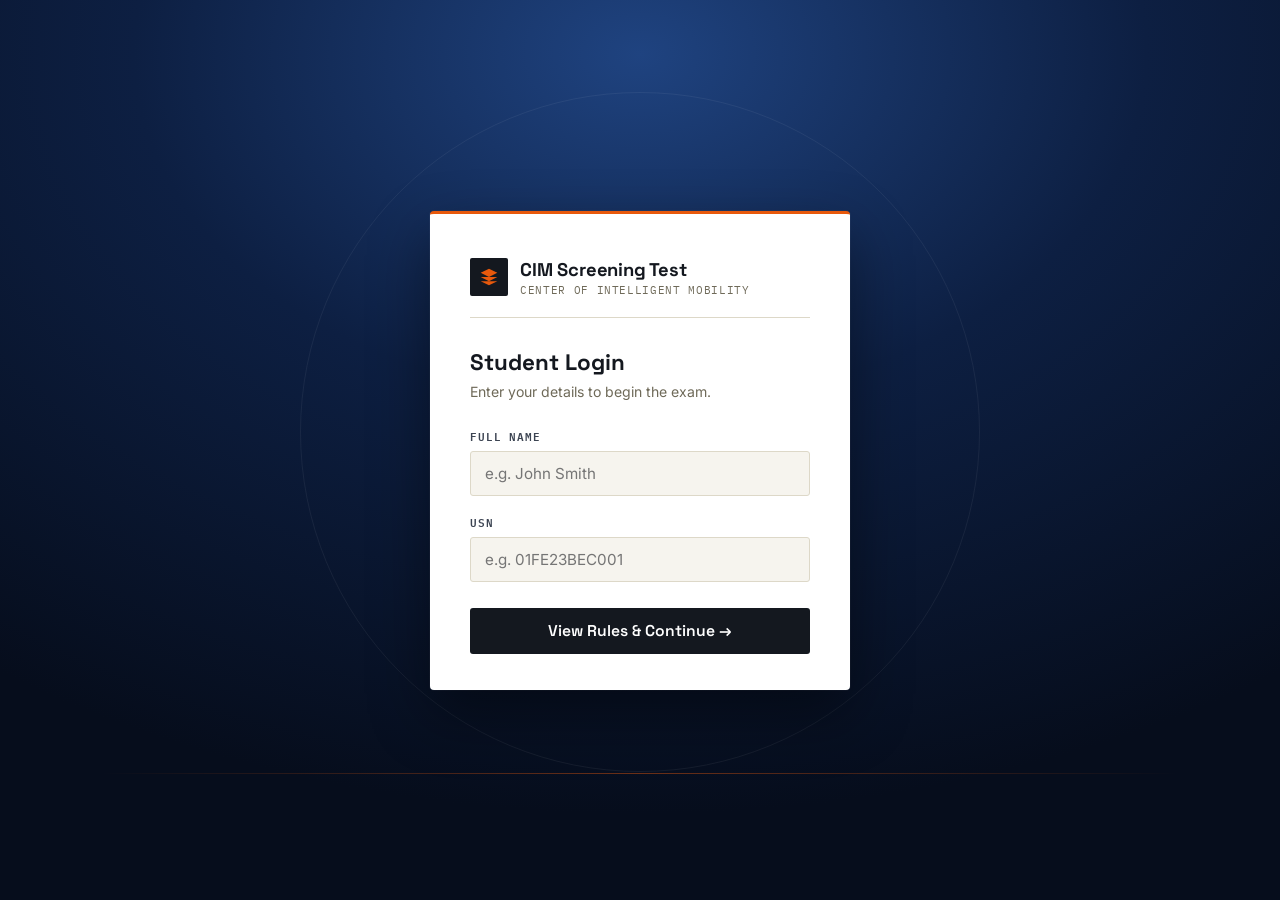
<file: index.html>
<!DOCTYPE html>
<html lang="en">
<head>
  <meta charset="UTF-8">
  <meta name="viewport" content="width=device-width, initial-scale=1.0">
  <title>ExamPortal — Student Login</title>
  <link rel="stylesheet" href="style.css?v=20260618d">
</head>
<body class="login-page">

  <!-- Login Card -->
  <div class="login-card">
    <div class="login-logo">
      <div class="logo-mark">
        <svg viewBox="0 0 24 24" xmlns="http://www.w3.org/2000/svg">
          <path d="M12 2L2 7l10 5 10-5-10-5zM2 17l10 5 10-5M2 12l10 5 10-5"/>
        </svg>
      </div>
      <div>
        <h1>CIM Screening Test</h1>
        <span>Center of Intelligent Mobility</span>
      </div>
    </div>

    <h2>Student Login</h2>
    <p>Enter your details to begin the exam.</p>

    <div class="field">
      <label for="name">Full Name</label>
      <input id="name" type="text" placeholder="e.g. John Smith" autocomplete="off">
    </div>

    <div class="field">
      <label for="usn">USN</label>
      <input id="usn" type="text" placeholder="e.g. 01FE23BEC001" autocomplete="off">
    </div>

    <button class="btn-primary" onclick="login()">View Rules &amp; Continue →</button>
  </div>

  <!-- Rules Modal -->
  <div class="modal-overlay" id="rulesModal">
    <div class="modal">
      <h3><span class="icon">▤</span> Exam Rules &amp; Guidelines</h3>
      <ul class="rules-list">
         <li>
  <span class="rule-num">1</span>
  <span><strong>Duration & Questions:</strong> The assessment consists of <strong>50 multiple-choice questions</strong> to be completed within <strong>60 minutes</strong>.</span>
</li>

<li>
  <span class="rule-num">2</span>
  <span><strong>Marking Scheme:</strong> Each correct answer carries equal marks. There is <strong>no negative marking</strong>.</span>
</li>

<li>
  <span class="rule-num">3</span>
  <span><strong>Navigation:</strong> You may move freely between questions and modify your answers at any time before final submission.</span>
</li>

<li>
  <span class="rule-num">4</span>
  <span><strong>Exam Conduct:</strong> Switching tabs, minimizing the browser, using AI tools, search engines, mobile phones, or any external assistance is strictly prohibited. After <strong>3 warnings</strong>, the exam will be automatically submitted.</span>
</li>

<li>
  <span class="rule-num">5</span>
  <span><strong>Submission:</strong> The test will be automatically submitted when the timer expires. By clicking <strong>"Start Exam"</strong>, you confirm that you will complete this assessment independently.</span>
</li>
      </ul>
      <button class="btn-start" onclick="startExam()">I Understand — Start Exam</button>
    </div>
  </div>

  <script src="login.js?v=20260618d"></script>
</body>
</html>
</file>
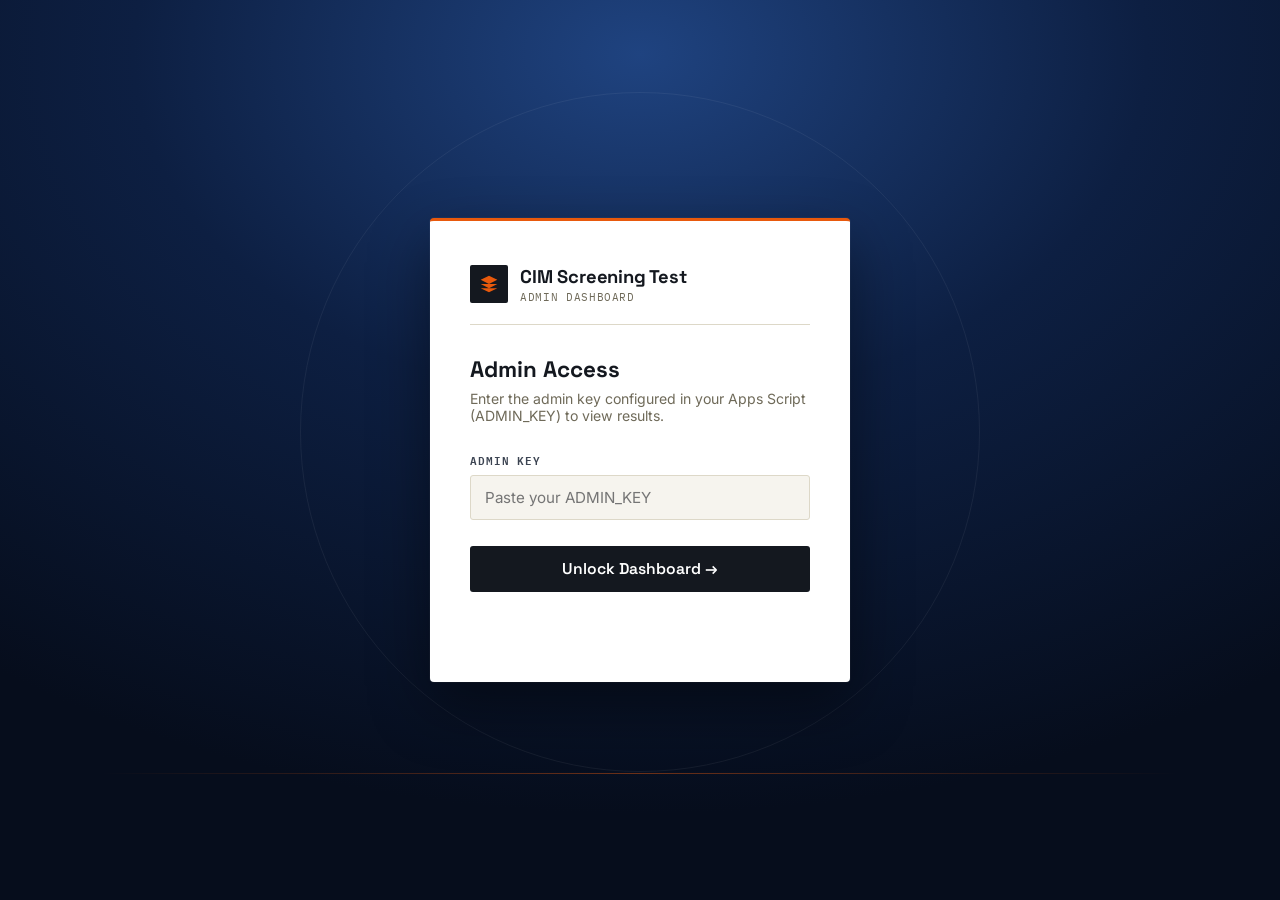
<file: admin.html>
<!DOCTYPE html>
<html lang="en">
<head>
  <meta charset="UTF-8">
  <meta name="viewport" content="width=device-width, initial-scale=1.0">
  <title>ExamPortal — Admin Dashboard</title>
  <link rel="stylesheet" href="style.css?v=20260618d">
</head>
<body class="login-page" id="bodyEl">

  <!-- Key-gate login (shown until a valid admin key is entered) -->
  <div class="login-card" id="keyGate">
    <div class="login-logo">
      <div class="logo-mark">
        <svg viewBox="0 0 24 24" xmlns="http://www.w3.org/2000/svg">
          <path d="M12 2L2 7l10 5 10-5-10-5zM2 17l10 5 10-5M2 12l10 5 10-5"/>
        </svg>
      </div>
      <div>
        <h1>CIM Screening Test</h1>
        <span>Admin Dashboard</span>
      </div>
    </div>

    <h2>Admin Access</h2>
    <p>Enter the admin key configured in your Apps Script (ADMIN_KEY) to view results.</p>

    <div class="field">
      <label for="adminKeyInput">Admin Key</label>
      <input id="adminKeyInput" type="password" placeholder="Paste your ADMIN_KEY" autocomplete="off">
    </div>

    <button class="btn-primary" id="unlockBtn">Unlock Dashboard →</button>
    <p class="key-error" id="keyError"></p>
  </div>

  <!-- Dashboard (hidden until unlocked) -->
  <div class="admin-wrap" id="adminWrap">
    <div class="admin-header">
      <div class="login-logo">
        <div class="logo-mark">
          <svg viewBox="0 0 24 24" xmlns="http://www.w3.org/2000/svg">
            <path d="M12 2L2 7l10 5 10-5-10-5zM2 17l10 5 10-5M2 12l10 5 10-5"/>
          </svg>
        </div>
        <div>
          <h1>CIM Screening Test</h1>
          <span>Admin Dashboard</span>
        </div>
      </div>
      <button class="btn-skip" id="refreshBtn">⟳ Refresh</button>
    </div>

    <!-- Summary stat cards -->
    <div class="admin-stats" id="adminStats"></div>

    <!-- Per-category average breakdown -->
    <div class="admin-card">
      <h3>Average Score by Category</h3>
      <div class="cat-bars" id="catBars"></div>
    </div>

    <!-- Results table -->
    <div class="admin-card">
      <h3>All Submissions</h3>
      <div class="table-scroll">
        <table class="admin-table" id="resultsTable">
          <thead>
            <tr>
              <th>Name</th><th>USN</th><th>Score</th><th>%</th>
              <th>Time Taken</th><th>Warnings</th><th>Status</th><th>Submitted At</th>
            </tr>
          </thead>
          <tbody id="resultsBody"></tbody>
        </table>
      </div>
      <p id="emptyState" class="empty-state" style="display:none;">No submissions yet.</p>
    </div>
  </div>

  <!-- Student detail modal -->
  <div class="modal-overlay" id="detailModal">
    <div class="modal detail-modal">
      <h3><span class="icon">▤</span> <span id="detailTitle">Submission Detail</span></h3>
      <div class="detail-summary" id="detailSummary"></div>
      <div class="detail-questions" id="detailQuestions"></div>
      <div class="review-actions">
        <button class="btn-skip" onclick="closeDetail()">Close</button>
      </div>
    </div>
  </div>

  <script src="admin.js?v=20260618d"></script>
</body>
</html>
</file>
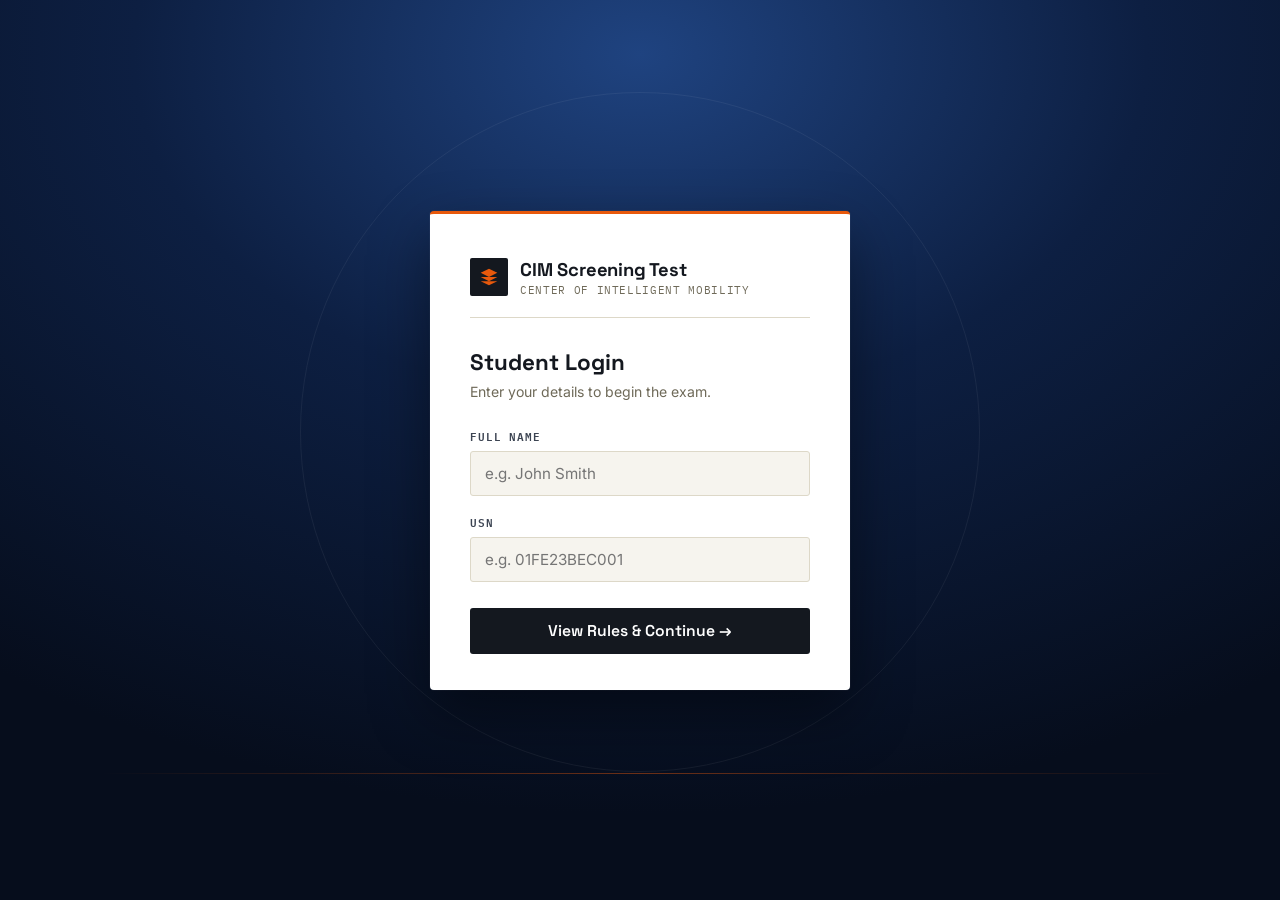
<file: exam.html>
<!DOCTYPE html>
<html lang="en">
<head>
  <meta charset="UTF-8">
  <meta name="viewport" content="width=device-width, initial-scale=1.0">
  <title>ExamPortal — Exam</title>
  <link rel="stylesheet" href="style.css?v=20260618d">
</head>
<body class="exam-page">

  <!-- Start gate — must be a real click for fullscreen permission to work -->
  <div class="fs-gate" id="startGate">
    <div class="fs-gate-box">
      <div class="fs-gate-icon">▣</div>
      <h2>Ready to Begin</h2>
      <p>This test runs in fullscreen. Leaving fullscreen or switching tabs more than 3 times will end your attempt automatically.</p>
      <button class="btn-start" id="startBtn">Enter Fullscreen &amp; Start Test</button>
    </div>
  </div>

  <!-- Shown if fullscreen is exited mid-test — must click to resume -->
  <div class="fs-gate" id="resumeGate">
    <div class="fs-gate-box">
      <div class="fs-gate-icon">▲</div>
      <h2>You Left Fullscreen</h2>
      <p id="resumeWarnText">This counts as a warning. Click below to return to fullscreen and continue your test.</p>
      <button class="btn-start" id="resumeBtn">Return to Fullscreen</button>
    </div>
  </div>

  <!-- Kicked / Disqualified screen -->
  <div class="kicked-screen" id="kickedScreen">
    <div class="kick-icon">×</div>
    <h2>Exam Terminated</h2>
    <p>You exited fullscreen / switched tabs 3 times. Your attempt has been auto-submitted and flagged for review.</p>
  </div>

  <!-- Submitted screen (score is intentionally never shown here) -->
  <div class="submitted-screen" id="submittedScreen">
    <div class="submit-icon">✓</div>
    <h2>Your test has been submitted</h2>
    <p>Thank you for completing the CIM Screening Test. Your responses have been recorded.</p>
    <p class="submit-redirect">Redirecting to the login page in <span id="submittedCountdown">10</span>s…</p>
  </div>

  <!-- Warning toast -->
  <div class="toast" id="toast"></div>

  <!-- Header bar -->
  <div class="exam-header">
    <div class="student-info">
      <div class="s-name" id="headerName">—</div>
      <div class="s-usn"  id="headerUsn">—</div>
    </div>
    <div class="timer-block" id="timerBlock">
      <div class="timer-val" id="timer">60:00</div>
      <div class="timer-label">Time Left</div>
    </div>
    <div class="warning-count">
      <span class="warn-val" id="warnCount">0</span>
      <span class="warn-lbl">Warnings</span>
    </div>
  </div>

  <!-- Progress rail -->
  <div class="progress-rail" id="progressRail"></div>

  <!-- Stats strip -->
  <div class="stats-strip">
    <div class="stat-pill answered">
      <div class="sp-val" id="statAnswered">0</div>
      <div class="sp-lbl">Answered</div>
    </div>
    <div class="stat-pill skipped">
      <div class="sp-val" id="statSkipped">0</div>
      <div class="sp-lbl">Skipped</div>
    </div>
    <div class="stat-pill notvisit">
      <div class="sp-val" id="statNotVisited">0</div>
      <div class="sp-lbl">Not Visited</div>
    </div>
  </div>

  <!-- Question card -->
  <div class="question-card">
    <div class="q-meta" id="qMeta">Question 1 of 3</div>
    <div class="q-text" id="question"></div>
  </div>

  <!-- Options -->
  <div class="options-grid" id="options"></div>

  <!-- Primary navigation: Back · (Review · Skip) · Next -->
  <div class="action-bar">
    <button class="btn-back" id="backBtn" onclick="prevQuestion()">← Back</button>
    <div class="action-bar-mid">
      <button class="btn-review" id="reviewBtn" onclick="openReview()">
        <span class="icon">▤</span> Review
      </button>
      <button class="btn-skip" onclick="skipQuestion()">Skip →</button>
    </div>
    <button class="btn-next" id="nextBtn" onclick="nextQuestion()">Next Question</button>
  </div>

  <!-- The one irreversible action — kept deliberately quiet -->
  <div class="utility-row">
    <button class="btn-submit-early" id="submitEarlyBtn" onclick="openConfirmSubmit()">
      End test now →
    </button>
  </div>

  <!-- Review Panel Modal -->
  <div class="modal-overlay" id="reviewModal">
    <div class="modal review-modal">
      <h3><span class="icon">▤</span> Review Your Answers</h3>
      <div class="review-legend">
        <span><i class="dot answered"></i> Answered</span>
        <span><i class="dot visited"></i> Skipped</span>
        <span><i class="dot notvisit"></i> Not Visited</span>
        <span><i class="dot current"></i> Current</span>
      </div>
      <div class="review-grid" id="reviewGrid"></div>
      <div class="review-actions">
        <button class="btn-skip" onclick="closeReview()">Close</button>
        <button class="btn-next submit" onclick="closeReview(); openConfirmSubmit();">Submit Test</button>
      </div>
    </div>
  </div>

  <!-- Confirm Submit Modal -->
  <div class="modal-overlay" id="confirmModal">
    <div class="modal">
      <h3><span class="icon">▲</span> Confirm Submission</h3>
      <p class="confirm-text">
        You are about to submit your test. This action cannot be undone.
        Type <strong>CONFIRM</strong> below and press Enter (or click Submit) to proceed.
      </p>
      <div class="field">
        <input type="text" id="confirmInput" autocomplete="off" placeholder="Type CONFIRM here">
      </div>
      <div class="review-actions">
        <button class="btn-skip" onclick="closeConfirmSubmit()">Cancel</button>
        <button class="btn-next submit" id="confirmSubmitBtn" onclick="trySubmitConfirm()">Submit</button>
      </div>
    </div>
  </div>

  <script src="questions.js?v=20260618d"></script>
  <script src="exam.js?v=20260618d"></script>
</body>
</html>
</file>
<file: style.css>
@import url('https://fonts.googleapis.com/css2?family=Space+Grotesk:wght@500;600;700&family=IBM+Plex+Mono:wght@500;600;700&family=Inter:wght@400;500;600;700&display=swap');

/* ── Tokens ──────────────────────────────────────────────────
   A screening test for a mobility/engineering research centre
   reads better as an instrument panel than a SaaS quiz card:
   warm drafting-paper surface, hairline rules, square corners,
   monospace digits for anything measured (time, counts, IDs).
   Colour carries meaning, not decoration —
     ink     = structure / primary action
     signal  = caution, time pressure (timer, warnings)
     teal    = your input, progress (selected, answered)
     danger  = irreversible action (submit, terminate)
──────────────────────────────────────────────────────────── */
:root {
  --ink:        #14181f;
  --ink-soft:   #3c4452;
  --navy-deep:  #060d1c;
  --navy:       #0d1f42;
  --navy-light: #1f4380;
  --paper:      #f6f4ee;
  --paper-line: rgba(20,24,31,0.05);
  --line:       #ddd8c8;
  --line-strong:#b9b2a0;
  --white:      #ffffff;
  --signal:     #e8590c;
  --signal-dim: #b8450a;
  --teal:       #0f7d72;
  --teal-soft:  #e3f3f0;
  --danger:     #b3261e;
  --danger-soft:#fbeae8;
  --success:    #1f7a4d;
  --muted:      #6f6a59;
  --radius:     3px;
  --shadow:     0 10px 30px rgba(20,24,31,0.16);

  --font-display: 'Space Grotesk', 'Segoe UI', system-ui, sans-serif;
  --font-body:    'Inter', 'Segoe UI', system-ui, sans-serif;
  --font-mono:    'IBM Plex Mono', ui-monospace, 'SF Mono', 'Cascadia Mono', monospace;
}

/* ── Reset / Base ────────────────────────────────────────── */
*, *::before, *::after { box-sizing: border-box; margin: 0; padding: 0; }

body {
  font-family: var(--font-body);
  background: var(--paper);
  background-image:
    linear-gradient(var(--paper-line) 1px, transparent 1px),
    linear-gradient(90deg, var(--paper-line) 1px, transparent 1px);
  background-size: 28px 28px;
  color: var(--ink);
  min-height: 100vh;
}

/* ── Login Page ──────────────────────────────────────────── */
.login-page {
  display: flex;
  align-items: center;
  justify-content: center;
  min-height: 100vh;
  position: relative;
  overflow: hidden;
  background: radial-gradient(ellipse 1100px 760px at 50% 6%, var(--navy-light) 0%, var(--navy) 46%, var(--navy-deep) 100%);
  padding: 20px;
}

/* Faint scope ring — a quiet nod to sensor/instrument readouts */
.login-page::before {
  content: "";
  position: absolute;
  width: 680px; height: 680px;
  border: 1px solid rgba(255,255,255,0.06);
  border-radius: 50%;
  top: 48%; left: 50%;
  transform: translate(-50%, -50%);
  pointer-events: none;
}

/* Horizon line — same accent language as the exam's route strip */
.login-page::after {
  content: "";
  position: absolute;
  left: 8%; right: 8%; bottom: 14%;
  height: 1px;
  background: linear-gradient(90deg, transparent, rgba(232,89,12,0.45), transparent);
  pointer-events: none;
}

.login-card {
  position: relative;
  z-index: 1;
  background: var(--white);
  border-radius: 4px;
  box-shadow: 0 24px 60px rgba(0,0,0,0.45), 0 0 0 1px rgba(255,255,255,0.04);
  padding: 44px 40px 36px;
  width: 100%;
  max-width: 420px;
  border-top: 3px solid var(--signal);
}

.login-logo {
  display: flex;
  align-items: center;
  gap: 12px;
  margin-bottom: 30px;
  padding-bottom: 20px;
  border-bottom: 1px solid var(--line);
}

.login-logo .logo-mark {
  width: 38px; height: 38px;
  background: var(--ink);
  border-radius: 2px;
  display: flex; align-items: center; justify-content: center;
  flex-shrink: 0;
}

.login-logo .logo-mark svg { width: 20px; height: 20px; fill: var(--signal); }

.login-logo h1 { font-family: var(--font-display); font-size: 1.15rem; font-weight: 700; color: var(--ink); letter-spacing: -0.01em; }
.login-logo span { font-family: var(--font-mono); font-size: 0.68rem; color: var(--muted); display: block; text-transform: uppercase; letter-spacing: 0.06em; margin-top: 2px; }

.login-card h2 { font-family: var(--font-display); font-size: 1.4rem; font-weight: 700; color: var(--ink); margin-bottom: 6px; }
.login-card p  { color: var(--muted); font-size: 0.88rem; margin-bottom: 26px; }

.field { display: flex; flex-direction: column; gap: 6px; margin-bottom: 16px; }
.field label { font-family: var(--font-mono); font-size: 0.7rem; font-weight: 600; color: var(--ink-soft); text-transform: uppercase; letter-spacing: 0.08em; }
.field input {
  padding: 12px 14px;
  border: 1.5px solid var(--line);
  border-radius: var(--radius);
  background: var(--paper);
  font-family: var(--font-body);
  font-size: 0.95rem;
  color: var(--ink);
  transition: border-color 0.2s, background 0.2s;
  width: 100%;
}
.field input:focus { outline: none; border-color: var(--ink); background: var(--white); }

.btn-primary {
  width: 100%;
  padding: 13px;
  background: var(--ink);
  color: var(--white);
  border: none;
  border-radius: var(--radius);
  font-family: var(--font-display);
  font-size: 0.98rem;
  font-weight: 600;
  cursor: pointer;
  transition: background 0.2s, transform 0.1s;
  margin-top: 10px;
}
.btn-primary:hover { background: var(--ink-soft); }
.btn-primary:active { transform: scale(0.99); }

/* ── Modals (rules / review / confirm) ──────────────────────── */
.modal-overlay {
  display: none;
  position: fixed; inset: 0;
  background: rgba(20,24,31,0.6);
  z-index: 100;
  align-items: center;
  justify-content: center;
  padding: 20px;
}
.modal-overlay.active { display: flex; }

.modal {
  background: var(--white);
  border-radius: 4px;
  max-width: 520px;
  width: 100%;
  padding: 34px 32px 30px;
  box-shadow: var(--shadow);
  border-top: 3px solid var(--ink);
}
.modal h3 {
  font-family: var(--font-display);
  font-size: 1.2rem;
  font-weight: 700;
  color: var(--ink);
  margin-bottom: 20px;
  display: flex; align-items: center; gap: 8px;
}
.modal h3 .icon { font-size: 1.1rem; font-family: var(--font-mono); }
#confirmModal h3 .icon { color: var(--danger); }

.rules-list { list-style: none; margin-bottom: 26px; }
.rules-list li {
  display: flex; align-items: flex-start; gap: 12px;
  padding: 12px 0;
  border-bottom: 1px solid var(--line);
  font-size: 0.9rem;
  color: var(--ink-soft);
  line-height: 1.55;
}
.rules-list li:last-child { border-bottom: none; }
.rules-list li .rule-num {
  min-width: 22px; height: 22px;
  border: 1.5px solid var(--ink);
  color: var(--ink);
  border-radius: 2px;
  display: flex; align-items: center; justify-content: center;
  font-family: var(--font-mono);
  font-size: 0.7rem; font-weight: 700;
  margin-top: 1px;
  flex-shrink: 0;
}

.rules-list li strong { color: var(--ink); }

.modal .btn-start {
  width: 100%;
  padding: 13px;
  background: var(--signal);
  color: var(--white);
  border: none;
  border-radius: var(--radius);
  font-family: var(--font-display);
  font-size: 0.98rem; font-weight: 700;
  cursor: pointer;
  transition: background 0.2s;
}
.modal .btn-start:hover { background: var(--signal-dim); }

/* ── Exam Layout ─────────────────────────────────────────── */
.exam-page {
  max-width: 760px;
  margin: 0 auto;
  padding: 22px 18px 60px;
}

/* Header — instrument cluster: ID · timer · warnings, hairline dividers */
.exam-header {
  display: grid;
  grid-template-columns: 1fr auto 1fr;
  align-items: stretch;
  background: var(--ink);
  border-radius: var(--radius);
  margin-bottom: 20px;
  overflow: hidden;
}

.exam-header > div { padding: 14px 20px; display: flex; flex-direction: column; justify-content: center; }

.exam-header .student-info { border-right: 1px solid rgba(255,255,255,0.1); color: var(--white); }
.exam-header .student-info .s-name { font-family: var(--font-display); font-weight: 600; font-size: 0.92rem; }
.exam-header .student-info .s-usn  { font-family: var(--font-mono); font-size: 0.74rem; color: rgba(255,255,255,0.55); margin-top: 3px; letter-spacing: 0.03em; }

.timer-block { text-align: center; align-items: center; min-width: 110px; }
.timer-block .timer-val {
  font-family: var(--font-mono);
  font-size: 1.8rem; font-weight: 600;
  color: var(--signal);
  letter-spacing: 0.02em;
  line-height: 1;
}
.timer-block .timer-label { font-family: var(--font-mono); font-size: 0.62rem; color: rgba(255,255,255,0.45); text-transform: uppercase; letter-spacing: 0.12em; margin-top: 4px; }
.timer-block.urgent .timer-val { color: #ff6b5e; animation: pulse 1s infinite; }

@keyframes pulse { 0%,100%{ opacity:1 } 50%{ opacity:0.5 } }

.warning-count {
  color: var(--white);
  text-align: right;
  align-items: flex-end;
  border-left: 1px solid rgba(255,255,255,0.1);
}
.warning-count .warn-val { font-family: var(--font-mono); color: var(--signal); font-weight: 700; font-size: 1.05rem; display: block; line-height: 1; }
.warning-count .warn-lbl { font-family: var(--font-mono); font-size: 0.62rem; color: rgba(255,255,255,0.45); text-transform: uppercase; letter-spacing: 0.1em; margin-top: 4px; }

/* Progress rail — route strip, the signature element.
   Each tick is a checkpoint; the baseline is the road. */
.progress-rail {
  display: flex;
  flex-wrap: wrap;
  gap: 4px;
  padding-bottom: 12px;
  border-bottom: 1.5px solid var(--line);
  margin-bottom: 18px;
}
.rail-dot {
  flex: 1;
  height: 5px;
  min-width: 11px;
  background: var(--line);
  border-radius: 1px;
  transition: background 0.25s, transform 0.15s;
}
.rail-dot.visited   { background: var(--line-strong); }
.rail-dot.answered  { background: var(--teal); }
.rail-dot.current   { background: var(--signal); transform: scaleY(2); }

/* Stats strip — one bar, hairline dividers, no floating cards */
.stats-strip {
  display: flex;
  background: var(--white);
  border: 1px solid var(--line);
  border-radius: var(--radius);
  margin-bottom: 18px;
  overflow: hidden;
}
.stat-pill {
  flex: 1;
  padding: 11px 8px;
  text-align: center;
  border-right: 1px solid var(--line);
}
.stat-pill:last-child { border-right: none; }
.stat-pill .sp-val { font-family: var(--font-mono); font-size: 1.3rem; font-weight: 600; color: var(--ink); line-height: 1; }
.stat-pill .sp-lbl { font-family: var(--font-mono); font-size: 0.62rem; text-transform: uppercase; letter-spacing: 0.08em; color: var(--muted); margin-top: 4px; }
.stat-pill.answered .sp-val { color: var(--teal); }
.stat-pill.skipped  .sp-val { color: var(--signal-dim); }
.stat-pill.notvisit .sp-val { color: var(--muted); }

/* Question card — flat, hairline border, left edge marks it active */
.question-card {
  background: var(--white);
  border: 1px solid var(--line);
  border-left: 3px solid var(--ink);
  border-radius: var(--radius);
  padding: 24px 26px 22px;
  margin-bottom: 16px;
}
.q-meta { font-family: var(--font-mono); font-size: 0.74rem; text-transform: uppercase; letter-spacing: 0.1em; color: var(--muted); margin-bottom: 10px; }
.q-text { font-family: var(--font-display); font-size: 1.15rem; font-weight: 600; color: var(--ink); line-height: 1.5; }

/* Options — square reference tab, not a bubble; teal marks your pick */
.options-grid { display: flex; flex-direction: column; gap: 8px; margin-bottom: 22px; }

.option-btn {
  width: 100%;
  padding: 14px 16px;
  background: var(--white);
  border: 1.5px solid var(--line);
  border-radius: var(--radius);
  text-align: left;
  font-family: var(--font-body);
  font-size: 0.94rem;
  color: var(--ink);
  cursor: pointer;
  transition: border-color 0.15s, background 0.15s;
  display: flex; align-items: center; gap: 14px;
}
.option-btn .opt-letter {
  min-width: 26px; height: 26px;
  border-radius: 2px;
  border: 1.5px solid var(--line-strong);
  display: flex; align-items: center; justify-content: center;
  font-family: var(--font-mono); font-size: 0.74rem; font-weight: 600; color: var(--muted);
  transition: all 0.15s;
  flex-shrink: 0;
}
.option-btn:hover { border-color: var(--ink-soft); background: var(--paper); }
.option-btn.selected {
  border-color: var(--teal);
  background: var(--teal-soft);
}
.option-btn.selected .opt-letter {
  background: var(--teal);
  border-color: var(--teal);
  color: var(--white);
}

/* Action bar — Back · (Review · Skip) · Next, weighted by importance */
.action-bar {
  display: flex;
  align-items: stretch;
  gap: 10px;
  margin-bottom: 0;
}
.action-bar-mid {
  flex: 1;
  display: flex;
  gap: 8px;
  justify-content: center;
}
.btn-back, .btn-skip, .btn-review {
  padding: 12px 18px;
  background: transparent;
  border: 1.5px solid var(--line);
  border-radius: var(--radius);
  color: var(--ink-soft);
  font-family: var(--font-body);
  font-size: 0.86rem;
  font-weight: 600;
  cursor: pointer;
  transition: border-color 0.2s, color 0.2s, background 0.2s;
  display: inline-flex; align-items: center; justify-content: center; gap: 6px;
  white-space: nowrap;
}
.btn-back:hover, .btn-skip:hover, .btn-review:hover { border-color: var(--ink); color: var(--ink); background: var(--white); }
.btn-back.disabled,
.btn-back:disabled {
  opacity: 0.3;
  cursor: not-allowed;
}
.btn-back.disabled:hover,
.btn-back:disabled:hover { border-color: var(--line); color: var(--ink-soft); background: transparent; }

.btn-review .icon { font-size: 0.9rem; }

.btn-next {
  padding: 12px 26px;
  background: var(--ink);
  color: var(--white);
  border: none;
  border-radius: var(--radius);
  font-family: var(--font-display);
  font-size: 0.92rem;
  font-weight: 600;
  cursor: pointer;
  transition: background 0.2s, transform 0.1s;
  min-width: 168px;
}
.btn-next:hover { background: var(--ink-soft); }
.btn-next:active { transform: scale(0.99); }
.btn-next.submit { background: var(--signal); }
.btn-next.submit:hover { background: var(--signal-dim); }

/* Utility row — the one irreversible action, deliberately quiet */
.utility-row {
  display: flex;
  justify-content: flex-end;
  margin-top: 14px;
  margin-bottom: 28px;
  padding-top: 14px;
  border-top: 1px solid var(--line);
}
.btn-submit-early {
  background: none;
  border: none;
  color: var(--danger);
  font-family: var(--font-body);
  font-size: 0.84rem;
  font-weight: 700;
  cursor: pointer;
  padding: 4px 2px;
  text-decoration: underline;
  text-decoration-color: transparent;
  transition: text-decoration-color 0.15s;
}
.btn-submit-early:hover { text-decoration-color: var(--danger); }

/* Review modal */
.review-modal { max-width: 480px; }
.review-legend {
  display: flex; flex-wrap: wrap; gap: 16px;
  font-family: var(--font-mono);
  font-size: 0.72rem; color: var(--muted);
  margin-bottom: 18px;
  text-transform: uppercase;
  letter-spacing: 0.04em;
}
.review-legend .dot {
  display: inline-block; width: 9px; height: 9px; border-radius: 2px;
  margin-right: 6px; vertical-align: middle;
}
.review-legend .dot.answered { background: var(--teal); }
.review-legend .dot.visited  { background: var(--signal-dim); }
.review-legend .dot.notvisit { background: var(--line-strong); }
.review-legend .dot.current  { background: var(--ink); }

.review-grid {
  display: grid;
  grid-template-columns: repeat(6, 1fr);
  gap: 7px;
  margin-bottom: 26px;
  max-height: 320px;
  overflow-y: auto;
  padding: 3px;
}
.review-cell {
  aspect-ratio: 1;
  border-radius: 2px;
  border: 1.5px solid var(--line);
  background: var(--white);
  font-family: var(--font-mono);
  font-size: 0.82rem;
  font-weight: 600;
  color: var(--ink-soft);
  cursor: pointer;
  transition: transform 0.1s, border-color 0.15s;
}
.review-cell:hover { transform: scale(1.05); }
.review-cell.answered { background: var(--teal-soft); border-color: var(--teal); color: var(--teal); }
.review-cell.visited  { background: #fdf0e4; border-color: var(--signal-dim); color: var(--signal-dim); }
.review-cell.notvisit { background: var(--paper); border-color: var(--line); color: var(--muted); }
.review-cell.current  { background: var(--ink); border-color: var(--ink); color: var(--white); }

.review-actions { display: flex; gap: 10px; }
.review-actions .btn-skip,
.review-actions .btn-next { flex: 1; min-width: 0; }
.review-actions .btn-back { flex: 1; }

/* Confirm submit modal */
.confirm-text { color: var(--ink-soft); font-size: 0.9rem; line-height: 1.6; margin-bottom: 20px; }
.confirm-text strong { font-family: var(--font-mono); color: var(--danger); }
#confirmInput.input-error { border-color: var(--danger); animation: shake 0.3s; }
@keyframes shake {
  0%,100% { transform: translateX(0); }
  25% { transform: translateX(-4px); }
  75% { transform: translateX(4px); }
}

/* Fullscreen gate */
.fs-gate {
  display: none;
  position: fixed; inset: 0;
  background: rgba(20,24,31,0.94);
  z-index: 300;
  align-items: center; justify-content: center;
  padding: 20px;
}
.fs-gate.active { display: flex; }
.fs-gate-box {
  background: var(--white);
  border-radius: 4px;
  padding: 38px 34px;
  max-width: 420px;
  text-align: center;
  box-shadow: var(--shadow);
  border-top: 3px solid var(--signal);
}
.fs-gate-box .fs-gate-icon { font-size: 2.6rem; margin-bottom: 16px; color: var(--ink); font-family: var(--font-mono); }
#resumeGate .fs-gate-box .fs-gate-icon { color: var(--signal); }
.fs-gate-box h2 { font-family: var(--font-display); color: var(--ink); font-size: 1.3rem; font-weight: 700; margin-bottom: 10px; }
.fs-gate-box p { color: var(--muted); margin-bottom: 24px; line-height: 1.55; font-size: 0.92rem; }
.fs-gate-box .btn-start {
  width: 100%;
  padding: 13px;
  background: var(--signal);
  color: var(--white);
  border: none;
  border-radius: var(--radius);
  font-family: var(--font-display);
  font-size: 0.98rem; font-weight: 700;
  cursor: pointer;
  transition: background 0.2s;
}
.fs-gate-box .btn-start:hover { background: var(--signal-dim); }

/* Warning toast */
.toast {
  position: fixed; top: 18px; left: 50%; transform: translateX(-50%);
  background: var(--ink);
  color: var(--white);
  padding: 12px 22px;
  border-radius: var(--radius);
  border-left: 3px solid var(--signal);
  font-family: var(--font-body);
  font-weight: 600; font-size: 0.88rem;
  z-index: 999;
  box-shadow: var(--shadow);
  display: none;
  animation: slideDown 0.3s ease;
  max-width: 90vw;
}
@keyframes slideDown { from{ opacity:0; top:0 } to{ opacity:1; top:18px } }
.toast.show { display: block; }

/* Kicked screen */
.kicked-screen {
  display: none;
  position: fixed; inset: 0;
  background: var(--ink);
  z-index: 200;
  align-items: center; justify-content: center;
  flex-direction: column;
  text-align: center;
  color: var(--white);
  padding: 20px;
}
.kicked-screen.active { display: flex; }
.kicked-screen .kick-icon { font-size: 3.4rem; margin-bottom: 22px; color: #ff6b5e; font-family: var(--font-mono); font-weight: 600; }
.kicked-screen h2 { font-family: var(--font-display); font-size: 1.8rem; font-weight: 700; margin-bottom: 14px; }
.kicked-screen p { font-family: var(--font-body); color: rgba(255,255,255,0.65); max-width: 400px; line-height: 1.6; }

/* Submitted screen — same instrument-panel language as the kicked screen,
   but the accent reads as resolved (teal) rather than alarmed (signal) */
.submitted-screen {
  display: none;
  position: fixed; inset: 0;
  background: var(--ink);
  z-index: 210;
  align-items: center; justify-content: center;
  flex-direction: column;
  text-align: center;
  color: var(--white);
  padding: 20px;
}
.submitted-screen.active { display: flex; }
.submitted-screen .submit-icon {
  font-size: 2.6rem; margin-bottom: 22px;
  color: var(--teal);
  font-family: var(--font-mono); font-weight: 600;
}
.submitted-screen h2 { font-family: var(--font-display); font-size: 1.8rem; font-weight: 700; margin-bottom: 14px; }
.submitted-screen p { font-family: var(--font-body); color: rgba(255,255,255,0.65); max-width: 420px; line-height: 1.6; margin-bottom: 6px; }
.submitted-screen .submit-redirect { font-family: var(--font-mono); color: rgba(255,255,255,0.45); font-size: 0.85rem; margin-top: 16px; text-transform: uppercase; letter-spacing: 0.06em; }
.submitted-screen #submittedCountdown { font-weight: 700; color: var(--white); }

/* Code block inside a question (Python / C / ARM "predict the output") —
   styled like a terminal pane to match the instrument-panel idiom */
.q-text-prose { font-family: var(--font-body); margin-bottom: 10px; line-height: 1.55; color: var(--ink); }
.q-code-block {
  background: var(--navy-deep);
  color: #dfe6ee;
  border-radius: var(--radius);
  border-left: 3px solid var(--signal);
  padding: 14px 16px;
  margin: 12px 0;
  overflow-x: auto;
  font-size: 0.9rem;
  line-height: 1.6;
}
.q-code-block code {
  font-family: var(--font-mono);
  white-space: pre;
}

/* ── Responsive ──────────────────────────────────────────── */
@media (max-width: 520px) {
  .login-card { padding: 32px 22px 28px; }
  .question-card { padding: 20px 16px; }
  .exam-header { grid-template-columns: 1fr; }
  .exam-header .student-info,
  .warning-count { border: none; border-bottom: 1px solid rgba(255,255,255,0.1); text-align: left; align-items: flex-start; }
  .timer-block { border-bottom: 1px solid rgba(255,255,255,0.1); text-align: left; align-items: flex-start; }
  .warning-count { border-bottom: none; align-items: flex-start; text-align: left; }
  .timer-block .timer-val { font-size: 1.5rem; }
  .stats-strip { gap: 0; }
  .stat-pill .sp-val { font-size: 1.1rem; }
  .action-bar { flex-wrap: wrap; }
  .action-bar-mid { order: 3; flex-basis: 100%; }
  .btn-next { order: 2; flex: 1; min-width: 0; }
  .btn-back { order: 1; }
  .utility-row { justify-content: center; }
}

/* ── Admin Dashboard ─────────────────────────────────────────
   Same instrument-panel language as the exam: paper background,
   hairline rules, square corners, monospace for anything counted. */
.key-error {
  font-family: var(--font-mono);
  color: var(--danger);
  font-size: 0.82rem;
  margin-top: 12px;
  min-height: 1.2em;
}

.admin-wrap {
  display: none;
  max-width: 1100px;
  margin: 0 auto;
  padding: 28px 20px 60px;
}
.admin-wrap.active { display: block; }
body.admin-page {
  background: var(--paper);
  background-image:
    linear-gradient(var(--paper-line) 1px, transparent 1px),
    linear-gradient(90deg, var(--paper-line) 1px, transparent 1px);
  background-size: 28px 28px;
  align-items: flex-start;
  display: block;
}

.admin-header {
  display: flex;
  align-items: center;
  justify-content: space-between;
  margin-bottom: 24px;
  flex-wrap: wrap;
  gap: 12px;
}
.admin-header .login-logo { margin-bottom: 0; padding-bottom: 0; border-bottom: none; }

.admin-stats {
  display: flex;
  background: var(--white);
  border: 1px solid var(--line);
  border-radius: var(--radius);
  margin-bottom: 22px;
  overflow: hidden;
}
.stat-card {
  flex: 1;
  padding: 16px 14px;
  text-align: center;
  border-right: 1px solid var(--line);
}
.stat-card:last-child { border-right: none; }
.stat-card-val { font-family: var(--font-mono); font-size: 1.5rem; font-weight: 600; color: var(--ink); line-height: 1; }
.stat-card-lbl { font-family: var(--font-mono); font-size: 0.66rem; text-transform: uppercase; letter-spacing: 0.08em; color: var(--muted); margin-top: 6px; }

.admin-card {
  background: var(--white);
  border: 1px solid var(--line);
  border-left: 3px solid var(--ink);
  border-radius: var(--radius);
  padding: 22px 20px;
  margin-bottom: 22px;
}
.admin-card h3 { font-family: var(--font-display); color: var(--ink); margin-bottom: 16px; font-size: 1.02rem; font-weight: 700; }

.cat-bars { display: flex; flex-direction: column; gap: 12px; }
.cat-bar-row { display: grid; grid-template-columns: 130px 1fr 56px; align-items: center; gap: 10px; }
.cat-bar-label { font-family: var(--font-mono); font-size: 0.82rem; color: var(--ink-soft); font-weight: 600; text-transform: uppercase; letter-spacing: 0.03em; }
.cat-bar-track { background: var(--paper); border: 1px solid var(--line); border-radius: 1px; height: 11px; overflow: hidden; }
.cat-bar-fill { background: var(--teal); height: 100%; transition: width 0.4s ease; }
.cat-bar-pct { font-family: var(--font-mono); font-size: 0.8rem; color: var(--muted); text-align: right; }

.table-scroll { overflow-x: auto; }
.admin-table { width: 100%; border-collapse: collapse; font-size: 0.86rem; font-family: var(--font-body); }
.admin-table th {
  text-align: left; padding: 10px 12px; color: var(--muted);
  font-family: var(--font-mono);
  font-weight: 600; font-size: 0.7rem; text-transform: uppercase; letter-spacing: 0.06em;
  border-bottom: 1.5px solid var(--line-strong);
}
.admin-table td { padding: 12px; border-bottom: 1px solid var(--line); color: var(--ink-soft); }
.result-row { cursor: pointer; transition: background 0.15s ease; }
.result-row:hover { background: var(--paper); }

.empty-state { font-family: var(--font-mono); color: var(--muted); padding: 20px; text-align: center; font-size: 0.85rem; }

.badge {
  display: inline-block; padding: 3px 9px; border-radius: 2px;
  font-family: var(--font-mono);
  font-size: 0.68rem; font-weight: 600; text-transform: uppercase; letter-spacing: 0.03em;
}
.badge-ok { background: var(--teal-soft); color: var(--teal); }
.badge-danger { background: var(--danger-soft); color: var(--danger); }
.badge-cat { background: rgba(31,67,128,0.1); color: var(--navy-light); }
.badge-diff { background: #fdf0e4; color: var(--signal-dim); }

.detail-modal { max-width: 720px; width: 92%; max-height: 86vh; overflow-y: auto; }
.detail-summary-grid {
  display: grid; grid-template-columns: 1fr 1fr; gap: 8px 18px;
  font-family: var(--font-body);
  font-size: 0.86rem; color: var(--ink-soft);
  background: var(--paper); border: 1px solid var(--line); border-radius: var(--radius); padding: 14px 16px; margin-bottom: 18px;
}
.detail-questions { display: flex; flex-direction: column; gap: 14px; }
.detail-q-card {
  border-radius: var(--radius); padding: 14px 16px; border: 1px solid var(--line);
}
.detail-q-card.q-correct { border-left: 3px solid var(--teal); }
.detail-q-card.q-wrong { border-left: 3px solid var(--danger); }
.detail-q-meta { display: flex; gap: 6px; margin-bottom: 8px; flex-wrap: wrap; }
.detail-q-text { font-family: var(--font-body); font-size: 0.9rem; color: var(--ink-soft); margin-bottom: 10px; line-height: 1.5; }
.detail-q-options { display: flex; flex-direction: column; gap: 6px; }
.detail-opt {
  padding: 7px 10px; border-radius: 2px; font-family: var(--font-body); font-size: 0.84rem;
  background: var(--paper); color: var(--ink-soft); border: 1px solid var(--line);
}
.detail-opt.opt-correct { background: var(--teal-soft); color: var(--teal); border-color: var(--teal); font-weight: 600; }
.detail-opt.opt-chosen-wrong { background: var(--danger-soft); color: var(--danger); border-color: var(--danger); font-weight: 600; }
.detail-opt.opt-chosen-correct { background: var(--teal-soft); color: var(--teal); border-color: var(--teal); font-weight: 700; }

@media (max-width: 700px) {
  .admin-stats { flex-wrap: wrap; }
  .stat-card { flex: 1 1 50%; border-right: none; border-bottom: 1px solid var(--line); }
  .detail-summary-grid { grid-template-columns: 1fr; }
  .cat-bar-row { grid-template-columns: 90px 1fr 46px; }
}
</file>
